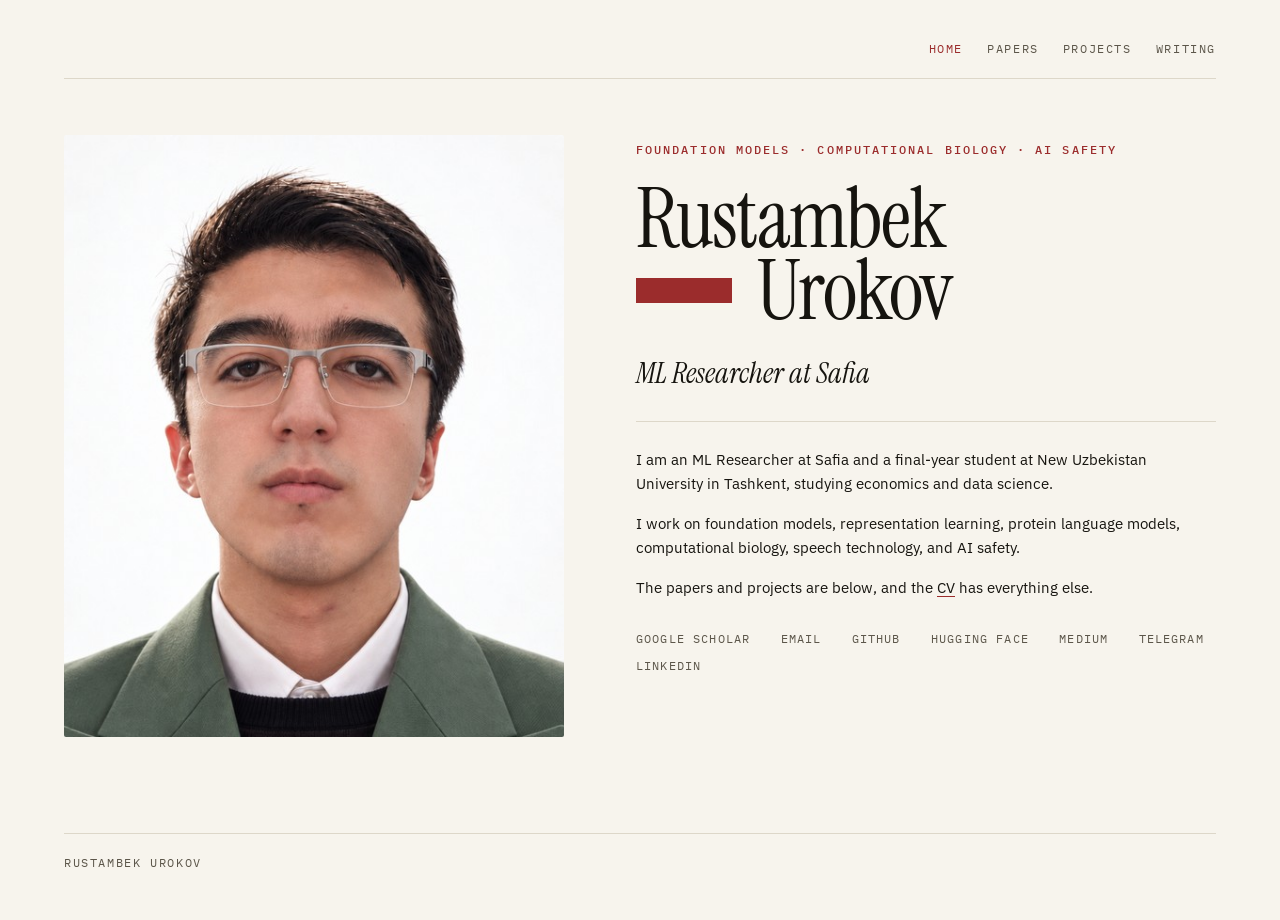
<file: index.html>
<!doctype html>
<html lang="en">
<head>
<meta charset="utf-8">
<meta name="viewport" content="width=device-width, initial-scale=1">

<meta http-equiv="Content-Security-Policy" content="default-src 'self'; script-src 'self'; style-src 'self'; img-src 'self'; font-src 'self'; form-action 'self'; base-uri 'none'; object-src 'none'">
<meta name="referrer" content="strict-origin-when-cross-origin">
<title>Rustambek Urokov</title>
<meta name="description" content="ML Researcher at Safia and undergraduate researcher working on foundation models, protein language models, computational biology, speech technology, and AI safety.">
<link rel="canonical" href="https://rustambek.org/">
<link rel="alternate" type="application/rss+xml" title="Rustambek Urokov" href="/rss.xml">

<meta property="og:type" content="website">
<meta property="og:site_name" content="Rustambek Urokov">
<meta property="og:title" content="Rustambek Urokov">
<meta property="og:description" content="ML Researcher at Safia and undergraduate researcher working on foundation models, protein language models, computational biology, speech technology, and AI safety.">
<meta property="og:url" content="https://rustambek.org/">
<meta property="og:locale" content="en_US">

<meta property="og:image" content="https://rustambek.org/uploads/1d72f342-a28c-4447-9841-f3e187ed0b8f.jpg">

<meta property="og:image:alt" content="Rustambek Urokov">
<meta name="twitter:card" content="summary_large_image">

<link rel="preload" href="/static/fonts/instrumentserif-400-latin.woff2" as="font" type="font/woff2" crossorigin>
<link rel="preload" href="/static/fonts/ibmplexsans-400-latin.woff2" as="font" type="font/woff2" crossorigin>
<link rel="stylesheet" href="/static/fonts.css">
<link rel="stylesheet" href="/static/prose.css">
<link rel="stylesheet" href="/static/site.css">
<script src="/static/app.js"></script>
</head>
<body>
<a class="skip-link" href="#main">Skip to content</a>

<details class="nav-menu" id="nav-menu">
  <summary><span class="vh">Menu</span></summary>
  <div class="nav-panel">
    <p class="nav-panel-name">Rustambek Urokov</p>
    <nav aria-label="Primary">
      <a href="/" aria-current="page">Home</a>
      <a href="/papers">Papers</a>
      <a href="/projects">Projects</a>
      <a href="/blog">Writing</a>
    </nav>
  </div>
</details>

<header class="site-header">
  <div class="page page-home">
    <div class="masthead">
      
      <nav class="site-nav" aria-label="Primary">
        <a href="/" aria-current="page">Home</a>
        <a href="/papers">Papers</a>
        <a href="/projects">Projects</a>
        <a href="/blog">Writing</a>
      </nav>
    </div>
  </div>
</header>

<main id="main" tabindex="-1">
  <div class="page page-home">

<section class="home-split">
  
  <img class="portrait" src="/uploads/a8c092fd-eb2f-4014-a95a-51be1bc192da.jpg" alt="Rustambek Urokov" width="900" height="1125">
  
  <div class="home-text">
    <p class="kicker">Foundation models · computational biology · AI safety</p>
    <h1 class="name">
      <span>Rustambek</span>
      <span class="name-2"><i class="mark" aria-hidden="true"></i>Urokov</span>
    </h1>
    <p class="statement">ML Researcher at Safia</p>
    <hr class="hero-rule">
    <div class="prose bio"><p>I am an ML Researcher at Safia and a final-year student at New Uzbekistan University in Tashkent, studying economics and data science.</p>
<p>I work on foundation models, representation learning, protein language models, computational biology, speech technology, and AI safety.</p>
<p>The papers and projects are below, and the <a href="https://rustambek.org/static/cv.pdf" rel="noopener noreferrer">CV</a> has everything else.</p>
</div>
    
    <ul class="elsewhere">
      
      
      <li><a href="https://scholar.google.com/citations?user=T9JrsUMAAAAJ&#38;hl=en">Google Scholar</a></li>
      
      <li><a href="mailto:r.urokov@newuu.uz">Email</a></li>
      
      <li><a href="https://github.com/rustambekurokov">GitHub</a></li>
      
      <li><a href="https://huggingface.co/rustambekurokov">Hugging Face</a></li>
      
      <li><a href="https://medium.com/@urokovrustambek">Medium</a></li>
      
      <li><a href="https://t.me/rustam_urokov">Telegram</a></li>
      
      <li><a href="https://www.linkedin.com/in/rustambek-u-0b0023275/">LinkedIn</a></li>
      
    </ul>
    
  </div>
</section>

  </div>
</main>

<footer class="site-footer">
  <div class="page page-home">
    <p>Rustambek Urokov</p>
  </div>
</footer>
</body>
</html>
</file>
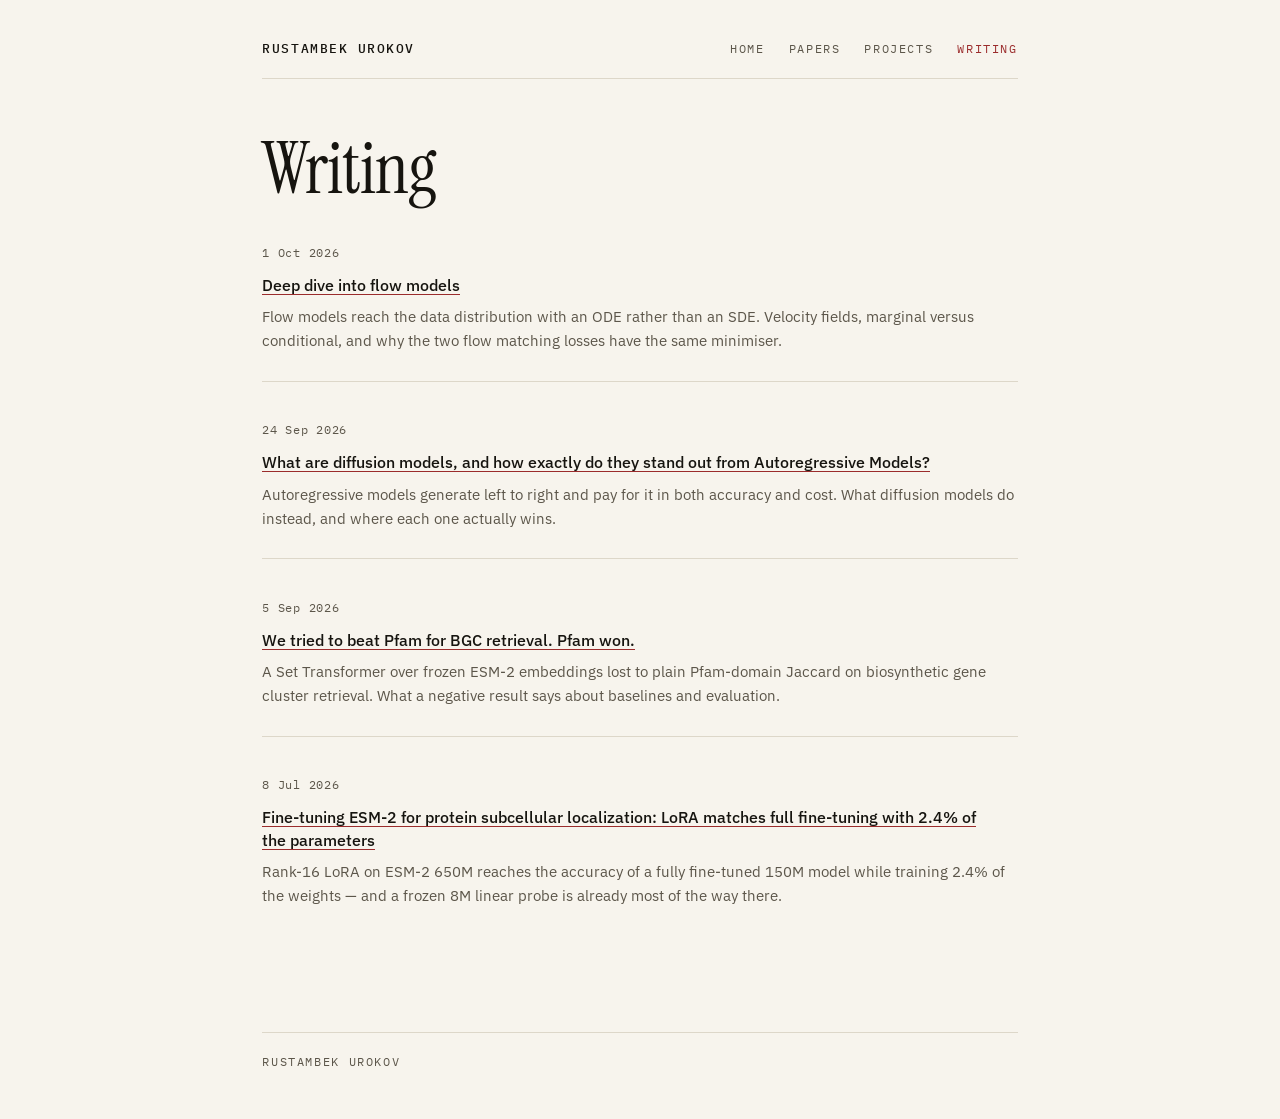
<file: blog/index.html>
<!doctype html>
<html lang="en">
<head>
<meta charset="utf-8">
<meta name="viewport" content="width=device-width, initial-scale=1">

<meta http-equiv="Content-Security-Policy" content="default-src 'self'; script-src 'self'; style-src 'self'; img-src 'self'; font-src 'self'; form-action 'self'; base-uri 'none'; object-src 'none'">
<meta name="referrer" content="strict-origin-when-cross-origin">
<title>Writing — Rustambek Urokov</title>
<meta name="description" content="ML Researcher at Safia and undergraduate researcher working on foundation models, protein language models, computational biology, speech technology, and AI safety.">
<link rel="canonical" href="https://rustambek.org/blog">
<link rel="alternate" type="application/rss+xml" title="Rustambek Urokov" href="/rss.xml">

<meta property="og:type" content="website">
<meta property="og:site_name" content="Rustambek Urokov">
<meta property="og:title" content="Writing — Rustambek Urokov">
<meta property="og:description" content="ML Researcher at Safia and undergraduate researcher working on foundation models, protein language models, computational biology, speech technology, and AI safety.">
<meta property="og:url" content="https://rustambek.org/blog">
<meta property="og:locale" content="en_US">

<meta property="og:image" content="https://rustambek.org/uploads/1d72f342-a28c-4447-9841-f3e187ed0b8f.jpg">

<meta property="og:image:alt" content="Rustambek Urokov">
<meta name="twitter:card" content="summary_large_image">

<link rel="preload" href="/static/fonts/instrumentserif-400-latin.woff2" as="font" type="font/woff2" crossorigin>
<link rel="preload" href="/static/fonts/ibmplexsans-400-latin.woff2" as="font" type="font/woff2" crossorigin>
<link rel="stylesheet" href="/static/fonts.css">
<link rel="stylesheet" href="/static/prose.css">
<link rel="stylesheet" href="/static/site.css">
<script src="/static/app.js"></script>
</head>
<body>
<a class="skip-link" href="#main">Skip to content</a>

<details class="nav-menu" id="nav-menu">
  <summary><span class="vh">Menu</span></summary>
  <div class="nav-panel">
    <p class="nav-panel-name">Rustambek Urokov</p>
    <nav aria-label="Primary">
      <a href="/">Home</a>
      <a href="/papers">Papers</a>
      <a href="/projects">Projects</a>
      <a href="/blog" aria-current="page">Writing</a>
    </nav>
  </div>
</details>

<header class="site-header">
  <div class="page">
    <div class="masthead">
      <a class="wordmark" href="/">Rustambek Urokov</a>
      <nav class="site-nav" aria-label="Primary">
        <a href="/">Home</a>
        <a href="/papers">Papers</a>
        <a href="/projects">Projects</a>
        <a href="/blog" aria-current="page">Writing</a>
      </nav>
    </div>
  </div>
</header>

<main id="main" tabindex="-1">
  <div class="page">

<h1 class="page-title">Writing</h1>

<ul class="post-list">
  
  <li class="reveal">
    <p class="date">1 Oct 2026</p>
    <h2 class="entry-title"><a href="/blog/deep-dive-into-flow-models">Deep dive into flow models</a></h2>
    <p class="excerpt">Flow models reach the data distribution with an ODE rather than an SDE. Velocity fields, marginal versus conditional, and why the two flow matching losses have the same minimiser.</p>
    
  </li>
  
  <li class="reveal">
    <p class="date">24 Sep 2026</p>
    <h2 class="entry-title"><a href="/blog/what-are-diffusion-models-and-how-exactly-do-they-stand-out-from-autoregressive">What are diffusion models, and how exactly do they stand out from Autoregressive Models?</a></h2>
    <p class="excerpt">Autoregressive models generate left to right and pay for it in both accuracy and cost. What diffusion models do instead, and where each one actually wins.</p>
    
  </li>
  
  <li class="reveal">
    <p class="date">5 Sep 2026</p>
    <h2 class="entry-title"><a href="/blog/pfam-won">We tried to beat Pfam for BGC retrieval. Pfam won.</a></h2>
    <p class="excerpt">A Set Transformer over frozen ESM-2 embeddings lost to plain Pfam-domain Jaccard on biosynthetic gene cluster retrieval. What a negative result says about baselines and evaluation.</p>
    
  </li>
  
  <li class="reveal">
    <p class="date">8 Jul 2026</p>
    <h2 class="entry-title"><a href="/blog/lora-matches-full-fine-tuning">Fine-tuning ESM-2 for protein subcellular localization: LoRA matches full fine-tuning with 2.4% of the parameters</a></h2>
    <p class="excerpt">Rank-16 LoRA on ESM-2 650M reaches the accuracy of a fully fine-tuned 150M model while training 2.4% of the weights — and a frozen 8M linear probe is already most of the way there.</p>
    
  </li>
  
</ul>

  </div>
</main>

<footer class="site-footer">
  <div class="page">
    <p>Rustambek Urokov</p>
  </div>
</footer>
</body>
</html>
</file>
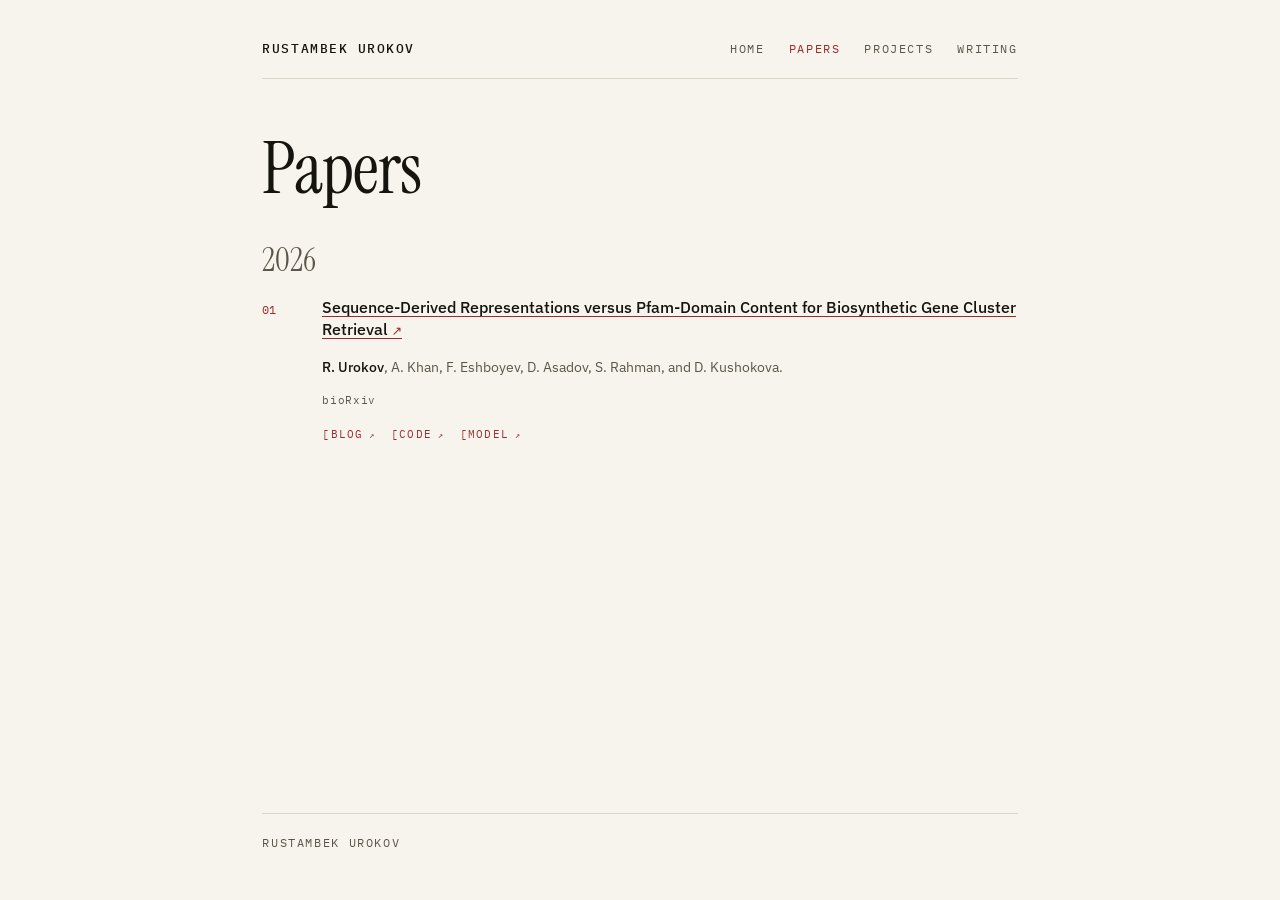
<file: papers/index.html>
<!doctype html>
<html lang="en">
<head>
<meta charset="utf-8">
<meta name="viewport" content="width=device-width, initial-scale=1">

<meta http-equiv="Content-Security-Policy" content="default-src 'self'; script-src 'self'; style-src 'self'; img-src 'self'; font-src 'self'; form-action 'self'; base-uri 'none'; object-src 'none'">
<meta name="referrer" content="strict-origin-when-cross-origin">
<title>Papers — Rustambek Urokov</title>
<meta name="description" content="ML Researcher at Safia and undergraduate researcher working on foundation models, protein language models, computational biology, speech technology, and AI safety.">
<link rel="canonical" href="https://rustambek.org/papers">
<link rel="alternate" type="application/rss+xml" title="Rustambek Urokov" href="/rss.xml">

<meta property="og:type" content="website">
<meta property="og:site_name" content="Rustambek Urokov">
<meta property="og:title" content="Papers — Rustambek Urokov">
<meta property="og:description" content="ML Researcher at Safia and undergraduate researcher working on foundation models, protein language models, computational biology, speech technology, and AI safety.">
<meta property="og:url" content="https://rustambek.org/papers">
<meta property="og:locale" content="en_US">

<meta property="og:image" content="https://rustambek.org/uploads/1d72f342-a28c-4447-9841-f3e187ed0b8f.jpg">

<meta property="og:image:alt" content="Rustambek Urokov">
<meta name="twitter:card" content="summary_large_image">

<link rel="preload" href="/static/fonts/instrumentserif-400-latin.woff2" as="font" type="font/woff2" crossorigin>
<link rel="preload" href="/static/fonts/ibmplexsans-400-latin.woff2" as="font" type="font/woff2" crossorigin>
<link rel="stylesheet" href="/static/fonts.css">
<link rel="stylesheet" href="/static/prose.css">
<link rel="stylesheet" href="/static/site.css">
<script src="/static/app.js"></script>
</head>
<body>
<a class="skip-link" href="#main">Skip to content</a>

<details class="nav-menu" id="nav-menu">
  <summary><span class="vh">Menu</span></summary>
  <div class="nav-panel">
    <p class="nav-panel-name">Rustambek Urokov</p>
    <nav aria-label="Primary">
      <a href="/">Home</a>
      <a href="/papers" aria-current="page">Papers</a>
      <a href="/projects">Projects</a>
      <a href="/blog">Writing</a>
    </nav>
  </div>
</details>

<header class="site-header">
  <div class="page">
    <div class="masthead">
      <a class="wordmark" href="/">Rustambek Urokov</a>
      <nav class="site-nav" aria-label="Primary">
        <a href="/">Home</a>
        <a href="/papers" aria-current="page">Papers</a>
        <a href="/projects">Projects</a>
        <a href="/blog">Writing</a>
      </nav>
    </div>
  </div>
</header>

<main id="main" tabindex="-1">
  <div class="page">

<h1 class="page-title">Papers</h1>


<section class="year-band reveal" aria-labelledby="year-2026">
  <h2 class="year" id="year-2026">2026</h2>
  <ol class="entries">
    
    <li class="entry">
      <span class="num">01</span>
      <div>
        <h3 class="entry-title"><a class="ext" href="https://doi.org/10.64898/2026.08.21.746127">Sequence-Derived Representations versus Pfam-Domain Content for Biosynthetic Gene Cluster Retrieval<span class="vh"> (external link)</span></a></h3>
        <div class="authors"><p><strong>R. Urokov</strong>, A. Khan, F. Eshboyev, D. Asadov, S. Rahman, and D. Kushokova.</p>
</div>
        <p class="meta">bioRxiv</p>
        
        <p class="refs"><a class="chip ext" href="https://medium.com/@urokovrustambek/we-tried-to-beat-pfam-for-bgc-retrieval-but-pfam-won-80382690799b">blog<span class="vh"> (external link)</span></a><a class="chip ext" href="https://github.com/rustambekurokov/bgc_setnet">code<span class="vh"> (external link)</span></a><a class="chip ext" href="https://huggingface.co/rustambekurokov/bgc-setnet">model<span class="vh"> (external link)</span></a></p>
        
      </div>
    </li>
    
  </ol>
</section>


  </div>
</main>

<footer class="site-footer">
  <div class="page">
    <p>Rustambek Urokov</p>
  </div>
</footer>
</body>
</html>
</file>
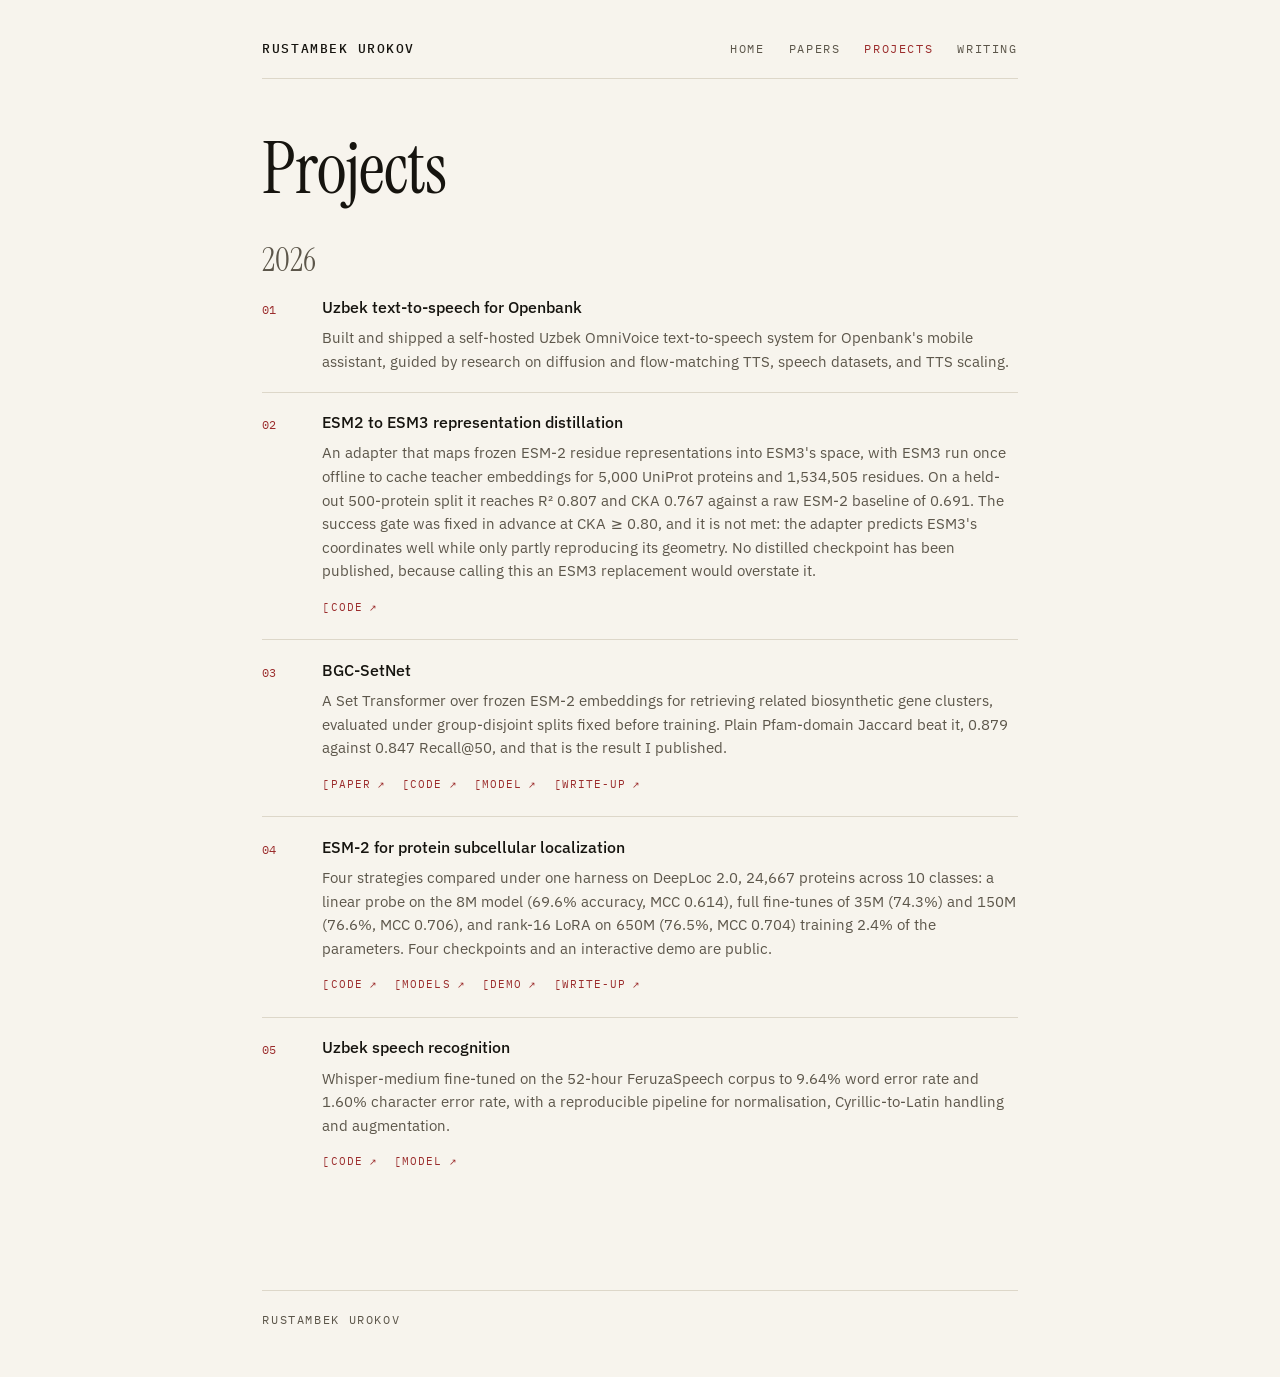
<file: projects/index.html>
<!doctype html>
<html lang="en">
<head>
<meta charset="utf-8">
<meta name="viewport" content="width=device-width, initial-scale=1">

<meta http-equiv="Content-Security-Policy" content="default-src 'self'; script-src 'self'; style-src 'self'; img-src 'self'; font-src 'self'; form-action 'self'; base-uri 'none'; object-src 'none'">
<meta name="referrer" content="strict-origin-when-cross-origin">
<title>Projects — Rustambek Urokov</title>
<meta name="description" content="ML Researcher at Safia and undergraduate researcher working on foundation models, protein language models, computational biology, speech technology, and AI safety.">
<link rel="canonical" href="https://rustambek.org/projects">
<link rel="alternate" type="application/rss+xml" title="Rustambek Urokov" href="/rss.xml">

<meta property="og:type" content="website">
<meta property="og:site_name" content="Rustambek Urokov">
<meta property="og:title" content="Projects — Rustambek Urokov">
<meta property="og:description" content="ML Researcher at Safia and undergraduate researcher working on foundation models, protein language models, computational biology, speech technology, and AI safety.">
<meta property="og:url" content="https://rustambek.org/projects">
<meta property="og:locale" content="en_US">

<meta property="og:image" content="https://rustambek.org/uploads/1d72f342-a28c-4447-9841-f3e187ed0b8f.jpg">

<meta property="og:image:alt" content="Rustambek Urokov">
<meta name="twitter:card" content="summary_large_image">

<link rel="preload" href="/static/fonts/instrumentserif-400-latin.woff2" as="font" type="font/woff2" crossorigin>
<link rel="preload" href="/static/fonts/ibmplexsans-400-latin.woff2" as="font" type="font/woff2" crossorigin>
<link rel="stylesheet" href="/static/fonts.css">
<link rel="stylesheet" href="/static/prose.css">
<link rel="stylesheet" href="/static/site.css">
<script src="/static/app.js"></script>
</head>
<body>
<a class="skip-link" href="#main">Skip to content</a>

<details class="nav-menu" id="nav-menu">
  <summary><span class="vh">Menu</span></summary>
  <div class="nav-panel">
    <p class="nav-panel-name">Rustambek Urokov</p>
    <nav aria-label="Primary">
      <a href="/">Home</a>
      <a href="/papers">Papers</a>
      <a href="/projects" aria-current="page">Projects</a>
      <a href="/blog">Writing</a>
    </nav>
  </div>
</details>

<header class="site-header">
  <div class="page">
    <div class="masthead">
      <a class="wordmark" href="/">Rustambek Urokov</a>
      <nav class="site-nav" aria-label="Primary">
        <a href="/">Home</a>
        <a href="/papers">Papers</a>
        <a href="/projects" aria-current="page">Projects</a>
        <a href="/blog">Writing</a>
      </nav>
    </div>
  </div>
</header>

<main id="main" tabindex="-1">
  <div class="page">

<h1 class="page-title">Projects</h1>


<section class="year-band reveal" aria-labelledby="pyear-2026">
  <h2 class="year" id="pyear-2026">2026</h2>
  <ol class="entries">
    
    <li class="entry">
      <span class="num">01</span>
      <div>
        <h3 class="entry-title">Uzbek text-to-speech for Openbank</h3>
        <p class="summary">Built and shipped a self-hosted Uzbek OmniVoice text-to-speech system for Openbank&#39;s mobile assistant, guided by research on diffusion and flow-matching TTS, speech datasets, and TTS scaling.</p>
        
      </div>
    </li>
    
    <li class="entry">
      <span class="num">02</span>
      <div>
        <h3 class="entry-title">ESM2 to ESM3 representation distillation</h3>
        <p class="summary">An adapter that maps frozen ESM-2 residue representations into ESM3&#39;s space, with ESM3 run once offline to cache teacher embeddings for 5,000 UniProt proteins and 1,534,505 residues. On a held-out 500-protein split it reaches R² 0.807 and CKA 0.767 against a raw ESM-2 baseline of 0.691. The success gate was fixed in advance at CKA ≥ 0.80, and it is not met: the adapter predicts ESM3&#39;s coordinates well while only partly reproducing its geometry. No distilled checkpoint has been published, because calling this an ESM3 replacement would overstate it.</p>
        
        <p class="refs"><a class="chip ext" href="https://github.com/rustambekurokov/esm3-distill">code<span class="vh"> (external link)</span></a></p>
        
      </div>
    </li>
    
    <li class="entry">
      <span class="num">03</span>
      <div>
        <h3 class="entry-title">BGC-SetNet</h3>
        <p class="summary">A Set Transformer over frozen ESM-2 embeddings for retrieving related biosynthetic gene clusters, evaluated under group-disjoint splits fixed before training. Plain Pfam-domain Jaccard beat it, 0.879 against 0.847 Recall@50, and that is the result I published.</p>
        
        <p class="refs"><a class="chip ext" href="https://doi.org/10.64898/2026.08.21.746127">paper<span class="vh"> (external link)</span></a><a class="chip ext" href="https://github.com/rustambekurokov/bgc_setnet">code<span class="vh"> (external link)</span></a><a class="chip ext" href="https://huggingface.co/rustambekurokov/bgc-setnet">model<span class="vh"> (external link)</span></a><a class="chip ext" href="https://medium.com/@urokovrustambek/we-tried-to-beat-pfam-for-bgc-retrieval-but-pfam-won-80382690799b">write-up<span class="vh"> (external link)</span></a></p>
        
      </div>
    </li>
    
    <li class="entry">
      <span class="num">04</span>
      <div>
        <h3 class="entry-title">ESM-2 for protein subcellular localization</h3>
        <p class="summary">Four strategies compared under one harness on DeepLoc 2.0, 24,667 proteins across 10 classes: a linear probe on the 8M model (69.6% accuracy, MCC 0.614), full fine-tunes of 35M (74.3%) and 150M (76.6%, MCC 0.706), and rank-16 LoRA on 650M (76.5%, MCC 0.704) training 2.4% of the parameters. Four checkpoints and an interactive demo are public.</p>
        
        <p class="refs"><a class="chip ext" href="https://github.com/rustambekurokov/esm2-reimplementation">code<span class="vh"> (external link)</span></a><a class="chip ext" href="https://huggingface.co/rustambekurokov">models<span class="vh"> (external link)</span></a><a class="chip ext" href="https://huggingface.co/spaces/rustambekurokov/esm2-protein-localization">demo<span class="vh"> (external link)</span></a><a class="chip ext" href="https://medium.com/@urokovrustambek/fine-tuning-esm-2-for-protein-subcellular-localization-lora-matches-full-fine-tuning-with-2-4-ef3f5a4b6a18">write-up<span class="vh"> (external link)</span></a></p>
        
      </div>
    </li>
    
    <li class="entry">
      <span class="num">05</span>
      <div>
        <h3 class="entry-title">Uzbek speech recognition</h3>
        <p class="summary">Whisper-medium fine-tuned on the 52-hour FeruzaSpeech corpus to 9.64% word error rate and 1.60% character error rate, with a reproducible pipeline for normalisation, Cyrillic-to-Latin handling and augmentation.</p>
        
        <p class="refs"><a class="chip ext" href="https://github.com/rustambekurokov/whisper-uzbek-fine-tuned">code<span class="vh"> (external link)</span></a><a class="chip ext" href="https://huggingface.co/rustambekurokov/whisper-small-uzbek">model<span class="vh"> (external link)</span></a></p>
        
      </div>
    </li>
    
  </ol>
</section>


  </div>
</main>

<footer class="site-footer">
  <div class="page">
    <p>Rustambek Urokov</p>
  </div>
</footer>
</body>
</html>
</file>
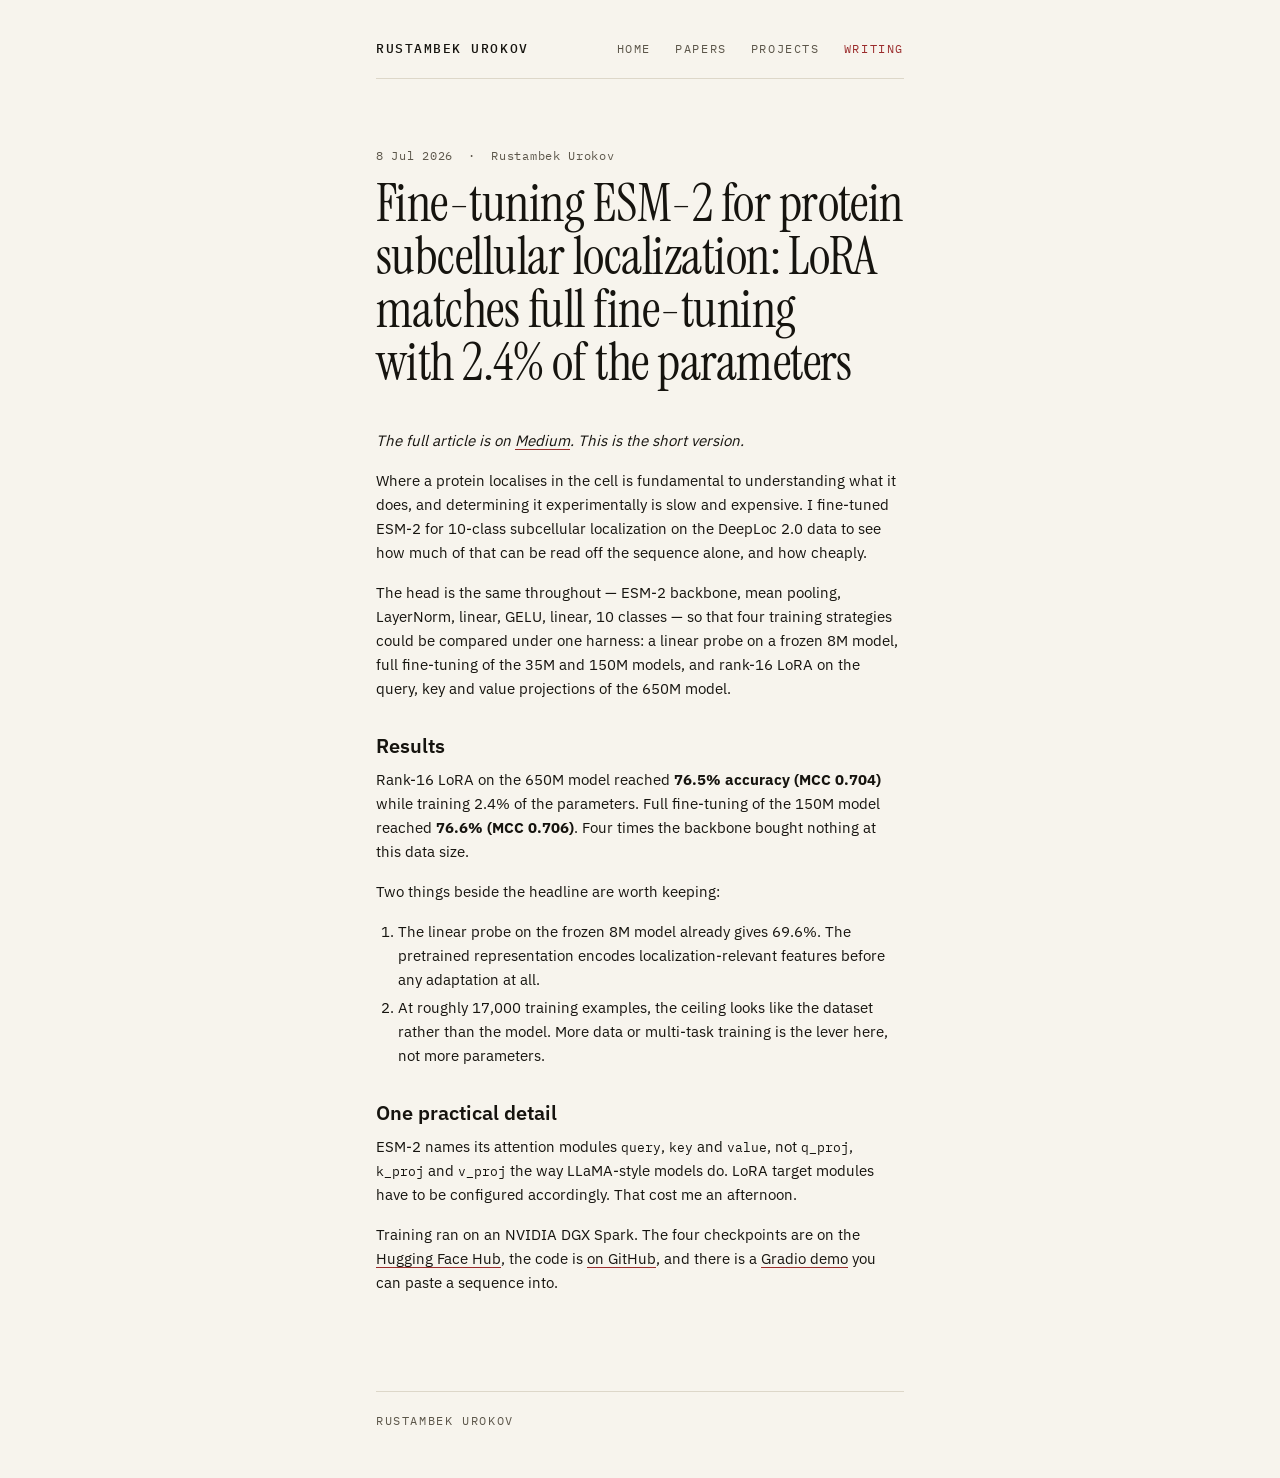
<file: blog/lora-matches-full-fine-tuning/index.html>
<!doctype html>
<html lang="en">
<head>
<meta charset="utf-8">
<meta name="viewport" content="width=device-width, initial-scale=1">

<meta http-equiv="Content-Security-Policy" content="default-src 'self'; script-src 'self'; style-src 'self'; img-src 'self'; font-src 'self'; form-action 'self'; base-uri 'none'; object-src 'none'">
<meta name="referrer" content="strict-origin-when-cross-origin">
<title>Fine-tuning ESM-2 for protein subcellular localization: LoRA matches full fine-tuning with 2.4% of the parameters — Rustambek Urokov</title>
<meta name="description" content="Rank-16 LoRA on ESM-2 650M reaches the accuracy of a fully fine-tuned 150M model while training 2.4% of the weights — and a frozen 8M linear probe is already most of the way there.">
<link rel="canonical" href="https://rustambek.org/blog/lora-matches-full-fine-tuning">
<link rel="alternate" type="application/rss+xml" title="Rustambek Urokov" href="/rss.xml">

<meta property="og:type" content="article">
<meta property="og:site_name" content="Rustambek Urokov">
<meta property="og:title" content="Fine-tuning ESM-2 for protein subcellular localization: LoRA matches full fine-tuning with 2.4% of the parameters — Rustambek Urokov">
<meta property="og:description" content="Rank-16 LoRA on ESM-2 650M reaches the accuracy of a fully fine-tuned 150M model while training 2.4% of the weights — and a frozen 8M linear probe is already most of the way there.">
<meta property="og:url" content="https://rustambek.org/blog/lora-matches-full-fine-tuning">
<meta property="og:locale" content="en_US">

<meta property="og:image" content="https://rustambek.org/uploads/1d72f342-a28c-4447-9841-f3e187ed0b8f.jpg">

<meta property="og:image:alt" content="Rustambek Urokov">
<meta name="twitter:card" content="summary_large_image">

<link rel="preload" href="/static/fonts/instrumentserif-400-latin.woff2" as="font" type="font/woff2" crossorigin>
<link rel="preload" href="/static/fonts/ibmplexsans-400-latin.woff2" as="font" type="font/woff2" crossorigin>
<link rel="stylesheet" href="/static/fonts.css">
<link rel="stylesheet" href="/static/prose.css">
<link rel="stylesheet" href="/static/site.css">
<script src="/static/app.js"></script>
</head>
<body>
<a class="skip-link" href="#main">Skip to content</a>

<details class="nav-menu" id="nav-menu">
  <summary><span class="vh">Menu</span></summary>
  <div class="nav-panel">
    <p class="nav-panel-name">Rustambek Urokov</p>
    <nav aria-label="Primary">
      <a href="/">Home</a>
      <a href="/papers">Papers</a>
      <a href="/projects">Projects</a>
      <a href="/blog" aria-current="page">Writing</a>
    </nav>
  </div>
</details>

<header class="site-header">
  <div class="page page-reading">
    <div class="masthead">
      <a class="wordmark" href="/">Rustambek Urokov</a>
      <nav class="site-nav" aria-label="Primary">
        <a href="/">Home</a>
        <a href="/papers">Papers</a>
        <a href="/projects">Projects</a>
        <a href="/blog" aria-current="page">Writing</a>
      </nav>
    </div>
  </div>
</header>

<main id="main" tabindex="-1">
  <div class="page page-reading">

<article class="row">
  <div class="txt">
    <div class="article-head">
      <p class="date">8 Jul 2026 &nbsp;·&nbsp; Rustambek Urokov</p>
      <h1 class="post-title">Fine-tuning ESM-2 for protein subcellular localization: LoRA matches full fine-tuning with 2.4% of the parameters</h1>
    </div>
    <div class="prose"><p><em>The full article is on <a href="https://medium.com/@urokovrustambek/fine-tuning-esm-2-for-protein-subcellular-localization-lora-matches-full-fine-tuning-with-2-4-ef3f5a4b6a18" rel="noopener noreferrer">Medium</a>. This is the short version.</em></p>
<p>Where a protein localises in the cell is fundamental to understanding what it does, and
determining it experimentally is slow and expensive. I fine-tuned ESM-2 for 10-class subcellular
localization on the DeepLoc 2.0 data to see how much of that can be read off the sequence alone,
and how cheaply.</p>
<p>The head is the same throughout — ESM-2 backbone, mean pooling, LayerNorm, linear, GELU, linear,
10 classes — so that four training strategies could be compared under one harness: a linear probe
on a frozen 8M model, full fine-tuning of the 35M and 150M models, and rank-16 LoRA on the query,
key and value projections of the 650M model.</p>
<h2>Results</h2>
<p>Rank-16 LoRA on the 650M model reached <strong>76.5% accuracy (MCC 0.704)</strong> while training 2.4% of the
parameters. Full fine-tuning of the 150M model reached <strong>76.6% (MCC 0.706)</strong>. Four times the
backbone bought nothing at this data size.</p>
<p>Two things beside the headline are worth keeping:</p>
<ol>
<li>The linear probe on the frozen 8M model already gives 69.6%. The pretrained representation
encodes localization-relevant features before any adaptation at all.</li>
<li>At roughly 17,000 training examples, the ceiling looks like the dataset rather than the model.
More data or multi-task training is the lever here, not more parameters.</li>
</ol>
<h2>One practical detail</h2>
<p>ESM-2 names its attention modules <code>query</code>, <code>key</code> and <code>value</code>, not <code>q_proj</code>, <code>k_proj</code> and
<code>v_proj</code> the way LLaMA-style models do. LoRA target modules have to be configured accordingly.
That cost me an afternoon.</p>
<p>Training ran on an NVIDIA DGX Spark. The four checkpoints are on the
<a href="https://huggingface.co/rustambekurokov" rel="noopener noreferrer">Hugging Face Hub</a>, the code is
<a href="https://github.com/rustambekurokov/esm2-reimplementation" rel="noopener noreferrer">on GitHub</a>, and there is a
<a href="https://huggingface.co/spaces/rustambekurokov/esm2-protein-localization" rel="noopener noreferrer">Gradio demo</a> you can
paste a sequence into.</p>
</div>
  </div>
</article>

  </div>
</main>

<footer class="site-footer">
  <div class="page page-reading">
    <p>Rustambek Urokov</p>
  </div>
</footer>
</body>
</html>
</file>
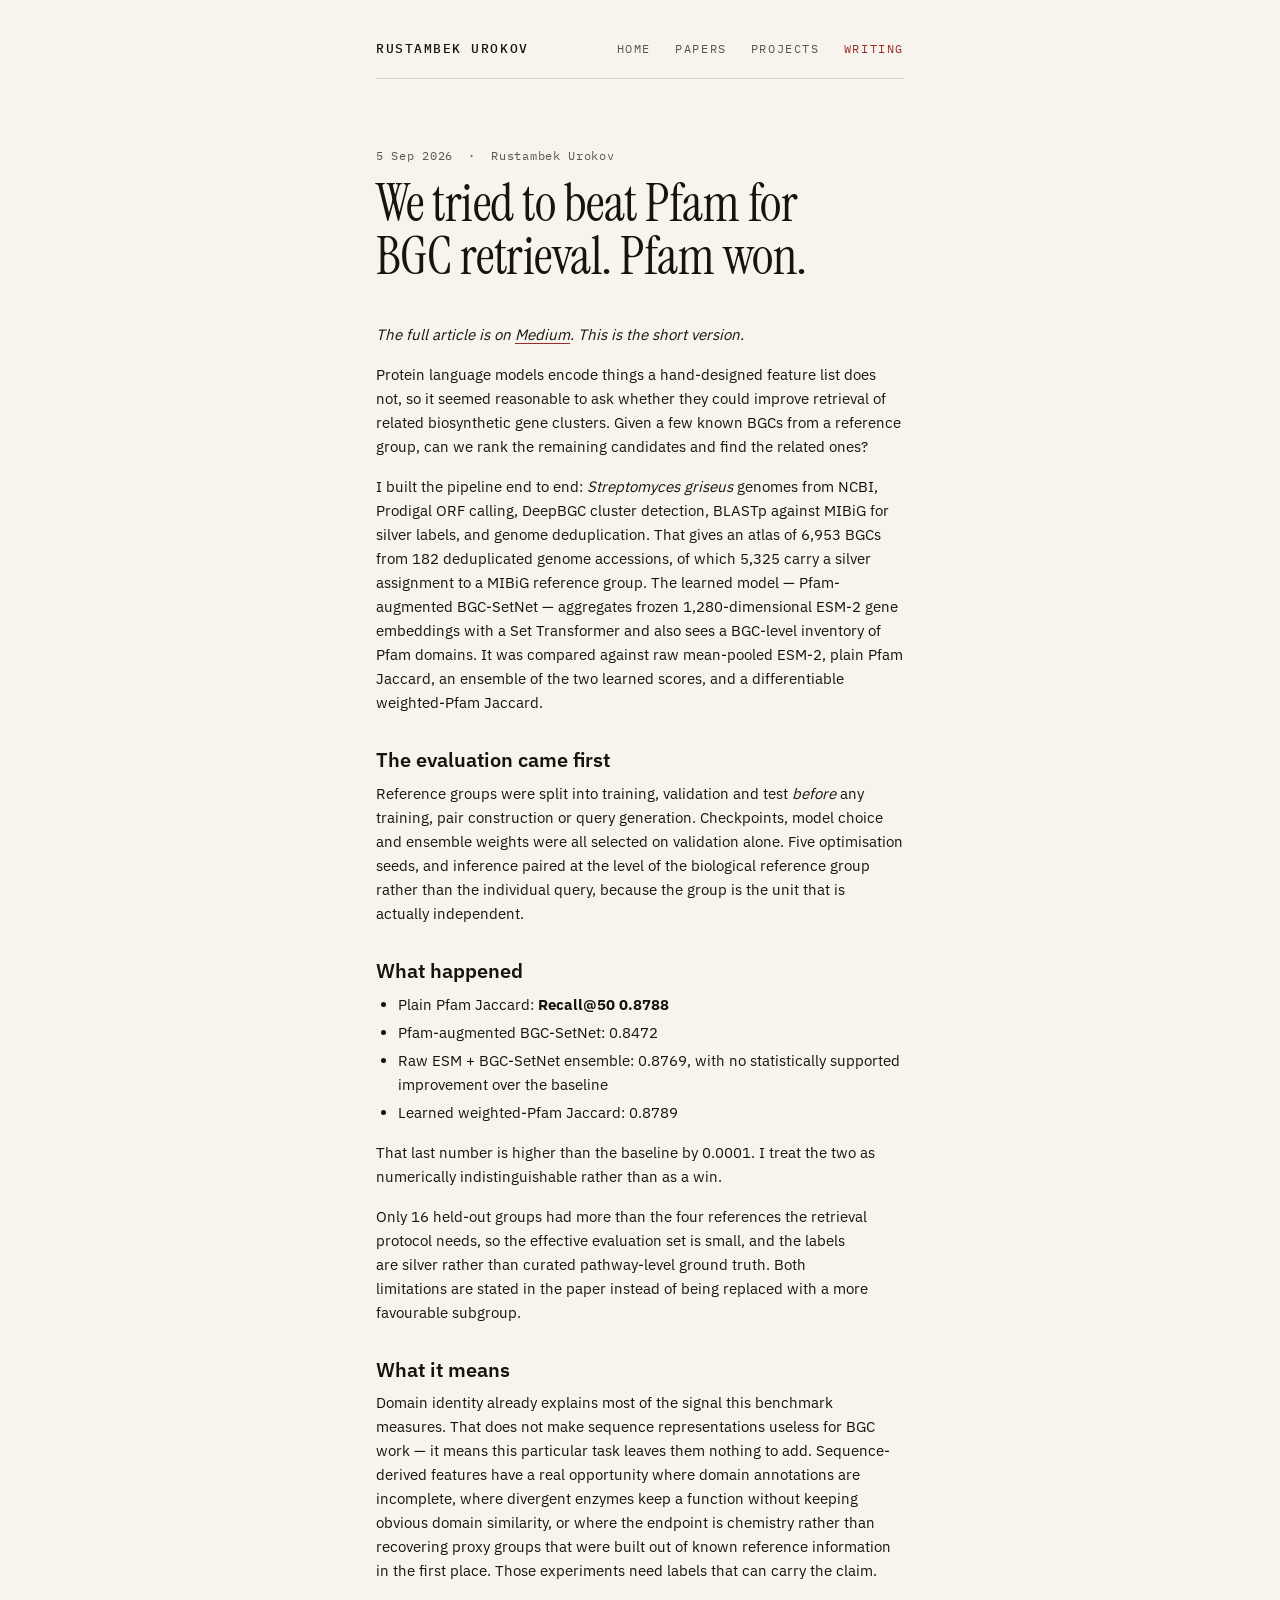
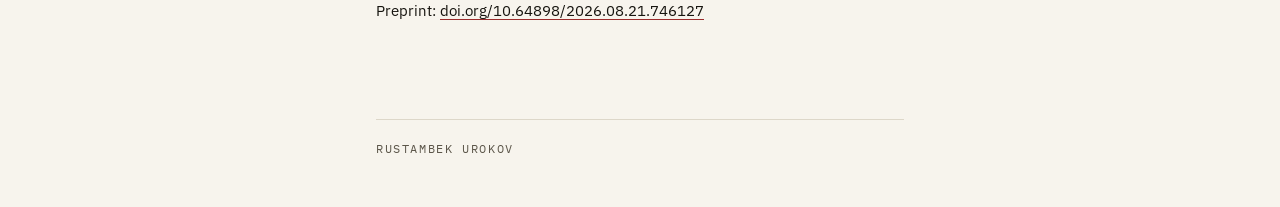
<file: blog/pfam-won/index.html>
<!doctype html>
<html lang="en">
<head>
<meta charset="utf-8">
<meta name="viewport" content="width=device-width, initial-scale=1">

<meta http-equiv="Content-Security-Policy" content="default-src 'self'; script-src 'self'; style-src 'self'; img-src 'self'; font-src 'self'; form-action 'self'; base-uri 'none'; object-src 'none'">
<meta name="referrer" content="strict-origin-when-cross-origin">
<title>We tried to beat Pfam for BGC retrieval. Pfam won. — Rustambek Urokov</title>
<meta name="description" content="A Set Transformer over frozen ESM-2 embeddings lost to plain Pfam-domain Jaccard on biosynthetic gene cluster retrieval. What a negative result says about baselines and evaluation.">
<link rel="canonical" href="https://rustambek.org/blog/pfam-won">
<link rel="alternate" type="application/rss+xml" title="Rustambek Urokov" href="/rss.xml">

<meta property="og:type" content="article">
<meta property="og:site_name" content="Rustambek Urokov">
<meta property="og:title" content="We tried to beat Pfam for BGC retrieval. Pfam won. — Rustambek Urokov">
<meta property="og:description" content="A Set Transformer over frozen ESM-2 embeddings lost to plain Pfam-domain Jaccard on biosynthetic gene cluster retrieval. What a negative result says about baselines and evaluation.">
<meta property="og:url" content="https://rustambek.org/blog/pfam-won">
<meta property="og:locale" content="en_US">

<meta property="og:image" content="https://rustambek.org/uploads/1d72f342-a28c-4447-9841-f3e187ed0b8f.jpg">

<meta property="og:image:alt" content="Rustambek Urokov">
<meta name="twitter:card" content="summary_large_image">

<link rel="preload" href="/static/fonts/instrumentserif-400-latin.woff2" as="font" type="font/woff2" crossorigin>
<link rel="preload" href="/static/fonts/ibmplexsans-400-latin.woff2" as="font" type="font/woff2" crossorigin>
<link rel="stylesheet" href="/static/fonts.css">
<link rel="stylesheet" href="/static/prose.css">
<link rel="stylesheet" href="/static/site.css">
<script src="/static/app.js"></script>
</head>
<body>
<a class="skip-link" href="#main">Skip to content</a>

<details class="nav-menu" id="nav-menu">
  <summary><span class="vh">Menu</span></summary>
  <div class="nav-panel">
    <p class="nav-panel-name">Rustambek Urokov</p>
    <nav aria-label="Primary">
      <a href="/">Home</a>
      <a href="/papers">Papers</a>
      <a href="/projects">Projects</a>
      <a href="/blog" aria-current="page">Writing</a>
    </nav>
  </div>
</details>

<header class="site-header">
  <div class="page page-reading">
    <div class="masthead">
      <a class="wordmark" href="/">Rustambek Urokov</a>
      <nav class="site-nav" aria-label="Primary">
        <a href="/">Home</a>
        <a href="/papers">Papers</a>
        <a href="/projects">Projects</a>
        <a href="/blog" aria-current="page">Writing</a>
      </nav>
    </div>
  </div>
</header>

<main id="main" tabindex="-1">
  <div class="page page-reading">

<article class="row">
  <div class="txt">
    <div class="article-head">
      <p class="date">5 Sep 2026 &nbsp;·&nbsp; Rustambek Urokov</p>
      <h1 class="post-title">We tried to beat Pfam for BGC retrieval. Pfam won.</h1>
    </div>
    <div class="prose"><p><em>The full article is on <a href="https://medium.com/@urokovrustambek/we-tried-to-beat-pfam-for-bgc-retrieval-but-pfam-won-80382690799b" rel="noopener noreferrer">Medium</a>. This is the short version.</em></p>
<p>Protein language models encode things a hand-designed feature list does not, so it seemed
reasonable to ask whether they could improve retrieval of related biosynthetic gene clusters.
Given a few known BGCs from a reference group, can we rank the remaining candidates and find
the related ones?</p>
<p>I built the pipeline end to end: <em>Streptomyces griseus</em> genomes from NCBI, Prodigal ORF calling,
DeepBGC cluster detection, BLASTp against MIBiG for silver labels, and genome deduplication.
That gives an atlas of 6,953 BGCs from 182 deduplicated genome accessions, of which 5,325 carry
a silver assignment to a MIBiG reference group. The learned model — Pfam-augmented BGC-SetNet —
aggregates frozen 1,280-dimensional ESM-2 gene embeddings with a Set Transformer and also sees a
BGC-level inventory of Pfam domains. It was compared against raw mean-pooled ESM-2, plain Pfam
Jaccard, an ensemble of the two learned scores, and a differentiable weighted-Pfam Jaccard.</p>
<h2>The evaluation came first</h2>
<p>Reference groups were split into training, validation and test <em>before</em> any training, pair
construction or query generation. Checkpoints, model choice and ensemble weights were all
selected on validation alone. Five optimisation seeds, and inference paired at the level of the
biological reference group rather than the individual query, because the group is the unit that
is actually independent.</p>
<h2>What happened</h2>
<ul>
<li>Plain Pfam Jaccard: <strong>Recall@50 0.8788</strong></li>
<li>Pfam-augmented BGC-SetNet: 0.8472</li>
<li>Raw ESM + BGC-SetNet ensemble: 0.8769, with no statistically supported improvement over the baseline</li>
<li>Learned weighted-Pfam Jaccard: 0.8789</li>
</ul>
<p>That last number is higher than the baseline by 0.0001. I treat the two as numerically
indistinguishable rather than as a win.</p>
<p>Only 16 held-out groups had more than the four references the retrieval protocol needs, so the
effective evaluation set is small, and the labels are silver rather than curated pathway-level
ground truth. Both limitations are stated in the paper instead of being replaced with a more
favourable subgroup.</p>
<h2>What it means</h2>
<p>Domain identity already explains most of the signal this benchmark measures. That does not make
sequence representations useless for BGC work — it means this particular task leaves them nothing
to add. Sequence-derived features have a real opportunity where domain annotations are incomplete,
where divergent enzymes keep a function without keeping obvious domain similarity, or where the
endpoint is chemistry rather than recovering proxy groups that were built out of known reference
information in the first place. Those experiments need labels that can carry the claim.</p>
<p>Preprint: <a href="https://doi.org/10.64898/2026.08.21.746127" rel="noopener noreferrer">doi.org/10.64898/2026.08.21.746127</a></p>
</div>
  </div>
</article>

  </div>
</main>

<footer class="site-footer">
  <div class="page page-reading">
    <p>Rustambek Urokov</p>
  </div>
</footer>
</body>
</html>
</file>
<file: static/fonts.css>
/* Self-hosted so the site still makes no third-party request. Instrument Serif and
   IBM Plex are both open-licensed (OFL). Libertinus Math stays: MathML has nothing
   else to fall back to. */
@font-face {
  font-family: "Instrument Serif";
  font-style: normal;
  font-weight: 400;
  font-display: swap;
  src: url(/static/fonts/instrumentserif-400-latin.woff2) format("woff2");
  unicode-range: U+0000-00FF, U+0131, U+0152-0153, U+02BB-02BC, U+02C6, U+02DA, U+02DC, U+0304, U+0308, U+0329, U+2000-206F, U+20AC, U+2122, U+2190-2199, U+2212, U+2215, U+FEFF, U+FFFD;
}
@font-face {
  font-family: "Instrument Serif";
  font-style: normal;
  font-weight: 400;
  font-display: swap;
  src: url(/static/fonts/instrumentserif-400-latin-ext.woff2) format("woff2");
  unicode-range: U+0100-02BA, U+02BD-02C5, U+02C7-02CC, U+02CE-02D7, U+02DD-02FF, U+0304, U+0308, U+0329, U+1D00-1DBF, U+1E00-1E9F, U+1EF2-1EFF, U+2020, U+20A0-20AB, U+20AD-20C0, U+2113, U+2C60-2C7F, U+A720-A7FF;
}
@font-face {
  font-family: "Instrument Serif";
  font-style: italic;
  font-weight: 400;
  font-display: swap;
  src: url(/static/fonts/instrumentserif-400i-latin.woff2) format("woff2");
  unicode-range: U+0000-00FF, U+0131, U+0152-0153, U+02BB-02BC, U+02C6, U+02DA, U+02DC, U+0304, U+0308, U+0329, U+2000-206F, U+20AC, U+2122, U+2190-2199, U+2212, U+2215, U+FEFF, U+FFFD;
}
@font-face {
  font-family: "Instrument Serif";
  font-style: italic;
  font-weight: 400;
  font-display: swap;
  src: url(/static/fonts/instrumentserif-400i-latin-ext.woff2) format("woff2");
  unicode-range: U+0100-02BA, U+02BD-02C5, U+02C7-02CC, U+02CE-02D7, U+02DD-02FF, U+0304, U+0308, U+0329, U+1D00-1DBF, U+1E00-1E9F, U+1EF2-1EFF, U+2020, U+20A0-20AB, U+20AD-20C0, U+2113, U+2C60-2C7F, U+A720-A7FF;
}
@font-face {
  font-family: "IBM Plex Sans";
  font-style: normal;
  font-weight: 100 700;
  font-display: swap;
  src: url(/static/fonts/ibmplexsans-400-latin.woff2) format("woff2");
  unicode-range: U+0000-00FF, U+0131, U+0152-0153, U+02BB-02BC, U+02C6, U+02DA, U+02DC, U+0304, U+0308, U+0329, U+2000-206F, U+20AC, U+2122, U+2190-2199, U+2212, U+2215, U+FEFF, U+FFFD;
}
@font-face {
  font-family: "IBM Plex Sans";
  font-style: normal;
  font-weight: 100 700;
  font-display: swap;
  src: url(/static/fonts/ibmplexsans-400-latin-ext.woff2) format("woff2");
  unicode-range: U+0100-02BA, U+02BD-02C5, U+02C7-02CC, U+02CE-02D7, U+02DD-02FF, U+0304, U+0308, U+0329, U+1D00-1DBF, U+1E00-1E9F, U+1EF2-1EFF, U+2020, U+20A0-20AB, U+20AD-20C0, U+2113, U+2C60-2C7F, U+A720-A7FF;
}
@font-face {
  font-family: "IBM Plex Mono";
  font-style: normal;
  font-weight: 400;
  font-display: swap;
  src: url(/static/fonts/ibmplexmono-400-latin.woff2) format("woff2");
  unicode-range: U+0000-00FF, U+0131, U+0152-0153, U+02BB-02BC, U+02C6, U+02DA, U+02DC, U+0304, U+0308, U+0329, U+2000-206F, U+20AC, U+2122, U+2190-2199, U+2212, U+2215, U+FEFF, U+FFFD;
}
@font-face {
  font-family: "IBM Plex Mono";
  font-style: normal;
  font-weight: 400;
  font-display: swap;
  src: url(/static/fonts/ibmplexmono-400-latin-ext.woff2) format("woff2");
  unicode-range: U+0100-02BA, U+02BD-02C5, U+02C7-02CC, U+02CE-02D7, U+02DD-02FF, U+0304, U+0308, U+0329, U+1D00-1DBF, U+1E00-1E9F, U+1EF2-1EFF, U+2020, U+20A0-20AB, U+20AD-20C0, U+2113, U+2C60-2C7F, U+A720-A7FF;
}
@font-face {
  font-family: "IBM Plex Mono";
  font-style: normal;
  font-weight: 500;
  font-display: swap;
  src: url(/static/fonts/ibmplexmono-500-latin.woff2) format("woff2");
  unicode-range: U+0000-00FF, U+0131, U+0152-0153, U+02BB-02BC, U+02C6, U+02DA, U+02DC, U+0304, U+0308, U+0329, U+2000-206F, U+20AC, U+2122, U+2190-2199, U+2212, U+2215, U+FEFF, U+FFFD;
}
@font-face {
  font-family: "IBM Plex Mono";
  font-style: normal;
  font-weight: 500;
  font-display: swap;
  src: url(/static/fonts/ibmplexmono-500-latin-ext.woff2) format("woff2");
  unicode-range: U+0100-02BA, U+02BD-02C5, U+02C7-02CC, U+02CE-02D7, U+02DD-02FF, U+0304, U+0308, U+0329, U+1D00-1DBF, U+1E00-1E9F, U+1EF2-1EFF, U+2020, U+20A0-20AB, U+20AD-20C0, U+2113, U+2C60-2C7F, U+A720-A7FF;
}
@font-face {
  font-family: "Libertinus Math";
  font-style: normal;
  font-weight: 400;
  font-display: swap;
  src: url(/static/fonts/libertinusmath-400.woff2) format("woff2");
}
</file>
<file: static/prose.css>
.prose { font-variant-numeric: oldstyle-nums proportional-nums; }
.prose > :first-child { margin-top: 0; }
.prose > :last-child { margin-bottom: 0; }
.prose p { margin: 0 0 1rem; text-wrap: pretty; }
.prose h2, .prose h3, .prose h4 {
  font-family: var(--font-text); color: var(--ink);
  font-weight: 600; line-height: 1.25; margin: 2rem 0 .6rem;
  text-wrap: balance;
}
.prose h2 { font-size: 1.25rem; }
.prose h3 { font-size: 1.05rem; font-weight: 400; font-style: italic; }
.prose h4 { font-size: .85rem; font-variant-caps: small-caps; letter-spacing: .05em; }
.prose ul, .prose ol { margin: 0 0 1rem; padding-left: 1.4rem; }
.prose li { margin-bottom: .25rem; }
.prose li > p { margin-bottom: .4rem; }
.prose blockquote {
  margin: 1.25rem 0; padding: .1rem 0 .1rem 1rem;
  border-left: 2px solid var(--accent);
}
.prose blockquote > :last-child { margin-bottom: 0; }
.prose code { font-family: var(--font-mono); font-size: .88em; }
.prose pre {
  font-family: var(--font-mono); font-size: .85em; line-height: 1.5;
  overflow-x: auto; padding: .9rem 1.1rem; margin: 1.25rem 0;
  background: var(--code-bg); border-radius: 2px;
}
.prose pre code { font-size: inherit; }
.prose img { max-width: 100%; height: auto; display: block; margin: 1.25rem 0; }
.prose hr { border: 0; border-top: 1px solid var(--rule); margin: 2rem 0; }
.prose table {
  border-collapse: collapse; width: 100%; margin: 1.25rem 0;
  font-size: .95em; font-variant-numeric: lining-nums tabular-nums;
}
.prose th, .prose td { text-align: left; vertical-align: top; padding: .4rem .6rem; border-bottom: 1px solid var(--rule); }
.prose th { font-weight: 400; font-variant-caps: all-small-caps; letter-spacing: .05em; color: var(--muted); }
.prose figure { margin: 1.25rem 0; }
.prose figcaption { font-variant-caps: all-small-caps; letter-spacing: .05em; font-size: .8rem; color: var(--muted); margin-top: .5rem; }
.prose sup { line-height: 0; }
.prose del { color: var(--muted); }
.prose input[type=checkbox] { margin-right: .4rem; }
.prose .footnote-definition { display: flex; gap: .6rem; font-size: .9em; }
.prose .footnote-definition:first-of-type { border-top: 1px solid var(--rule); padding-top: 1rem; margin-top: 2rem; }
.prose .footnote-definition p { margin: 0 0 .5rem; }

math { font-family: var(--font-math); font-size: 1em; }
.math-display { display: block; overflow-x: auto; margin: 1.5rem 0; text-align: center; }
.math-error { color: var(--accent); font-family: var(--font-mono); }

.diagram { margin: 1.25rem 0; overflow-x: auto; }
.diagram svg { max-width: 100%; height: auto; }
.svgbob line, .svgbob path, .svgbob circle, .svgbob rect, .svgbob polygon {
  stroke: var(--ink); stroke-width: 2; stroke-opacity: 1; fill-opacity: 1;
  stroke-linecap: round; stroke-linejoin: miter;
}
.svgbob text {
  white-space: pre; fill: var(--ink);
  font-family: var(--font-mono); font-size: 14px;
}
.svgbob rect.backdrop { stroke: none; fill: var(--bg); }
.svgbob .broken { stroke-dasharray: 8; }
.svgbob .filled { fill: var(--ink); }
.svgbob .bg_filled { fill: var(--bg); stroke-width: 1; }
.svgbob .nofill { fill: var(--bg); }
.svgbob .end_marked_arrow          { marker-end: url(#arrow); }
.svgbob .start_marked_arrow        { marker-start: url(#arrow); }
.svgbob .end_marked_diamond        { marker-end: url(#diamond); }
.svgbob .start_marked_diamond      { marker-start: url(#diamond); }
.svgbob .end_marked_circle         { marker-end: url(#circle); }
.svgbob .start_marked_circle       { marker-start: url(#circle); }
.svgbob .end_marked_open_circle    { marker-end: url(#open_circle); }
.svgbob .start_marked_open_circle  { marker-start: url(#open_circle); }
.svgbob .end_marked_big_open_circle   { marker-end: url(#big_open_circle); }
.svgbob .start_marked_big_open_circle { marker-start: url(#big_open_circle); }
</file>
<file: static/site.css>
/* rustambek.org — one bold move (the name), quiet everywhere else.
   Palette and type are the same system as the printed CV: warm paper, cardinal
   accent, Instrument Serif for the name, IBM Plex Sans to read, IBM Plex Mono
   for labels, dates and links. */

:root {
  --bg: #f7f4ed;
  --ink: #16140f;
  --muted: #5c564a;
  --rule: #ddd7c9;
  --accent: #9b2c2c;
  --paper-link: #16140f;
  --meta-link: #9b2c2c;
  --code-bg: #efe9dc;

  --font-display: "Instrument Serif", Georgia, "Times New Roman", serif;
  --font-text: "IBM Plex Sans", system-ui, -apple-system, sans-serif;
  --font-mono: "IBM Plex Mono", ui-monospace, SFMono-Regular, Menlo, monospace;
  --font-math: "Libertinus Math", "STIX Two Math", "Cambria Math", serif;

  --rail: 12rem;      /* the left column: portrait, links, dates */
  --gap: 2.2rem;
  --measure: 33rem;   /* ~58 characters: the CV's column, not a blog's */
  --page-x: 1.75rem;
}

*, *::before, *::after { box-sizing: border-box; }
[hidden] { display: none !important; }

html { background: var(--bg); }
body {
  margin: 0; min-height: 100dvh;
  display: flex; flex-direction: column;
  padding: 0 var(--page-x);
  background: var(--bg); color: var(--ink);
  font-family: var(--font-text); font-size: .9375rem; line-height: 1.6;
  font-kerning: normal;
  -webkit-font-smoothing: antialiased; text-rendering: optimizeLegibility;
}
main { flex: 1 0 auto; padding-top: 3.5rem; }

.vh {
  position: absolute !important;
  width: 1px; height: 1px;
  margin: -1px; padding: 0; border: 0;
  overflow: hidden; clip-path: inset(50%);
  white-space: nowrap;
}
.skip-link {
  position: absolute; left: -9999px; top: 0; z-index: 100;
  font-family: var(--font-mono); font-size: .75rem; letter-spacing: .1em; text-transform: uppercase;
}
.skip-link:focus {
  left: .5rem; top: .5rem;
  background: var(--bg); color: var(--ink);
  padding: .6rem 1rem; text-decoration: none;
  outline: 2px solid var(--accent); outline-offset: 3px;
}
:focus-visible { outline: 2px solid var(--accent); outline-offset: 3px; border-radius: 1px; }
@media (forced-colors: active) { :focus-visible { outline-color: Highlight; } }
main:focus { outline: none; }

a { color: var(--ink); text-decoration: none; background-image: linear-gradient(var(--accent), var(--accent));
    background-size: 100% 1px; background-repeat: no-repeat; background-position: 0 100%; }
a:hover { background-size: 100% 2px; }

.page { width: 100%; max-width: calc(var(--rail) + var(--gap) + var(--measure)); margin-inline: auto; }
/* The home page is a two-column composition around a large portrait, so it needs more room
   than a reading column. Header and footer take the same width there. */
.page-home { max-width: 72rem; }

/* An article has nothing to put in the rail — a date and a name sit above the title — so the
   rail would only push the prose to the right of a page that is otherwise empty. On a post
   the whole page is the reading column instead: wordmark, text and footer share one measure,
   centred. */
.page-reading { max-width: var(--measure); }
.page-reading .row { grid-template-columns: minmax(0, 1fr); column-gap: 0; }
.page-reading .txt { grid-column: 1; }
.row { display: grid; grid-template-columns: var(--rail) minmax(0, 1fr); column-gap: var(--gap); }
.rail { grid-column: 1; margin: 0; }
.txt { grid-column: 2; min-width: 0; }

/* ---------------------------------------------------------------- masthead */

.site-header { padding-top: 2.25rem; }
.masthead {
  display: flex; flex-wrap: wrap; justify-content: space-between; align-items: baseline;
  gap: .5rem 1.5rem; padding-bottom: 1rem; border-bottom: 1px solid var(--rule);
}
.wordmark {
  font-family: var(--font-mono); font-size: .8rem; font-weight: 500;
  letter-spacing: .12em; text-transform: uppercase;
  color: var(--ink); background-image: none;
}
.site-nav {
  display: flex; gap: 1.5rem; margin-left: auto;
  font-family: var(--font-mono); font-size: .72rem; letter-spacing: .14em; text-transform: uppercase;
}
.site-nav a { color: var(--muted); background-image: none; padding: .25rem 0; }
.site-nav a:hover { color: var(--ink); }
.site-nav a[aria-current="page"] { color: var(--accent); }

.nav-menu { display: none; }
.nav-menu > summary {
  list-style: none;
  position: fixed; top: 1.1rem; right: 1rem; z-index: 60;
  display: grid; place-items: center;
  width: 44px; height: 44px; cursor: pointer;
}
.nav-menu > summary::-webkit-details-marker { display: none; }
.nav-menu > summary::before, .nav-menu[open] > summary::after {
  content: ""; grid-area: 1 / 1; place-self: center;
  width: 22px; height: 2px; background: var(--ink);
}
.nav-menu > summary::before { box-shadow: 0 -7px 0 var(--ink), 0 7px 0 var(--ink); }
.nav-menu[open] > summary::before { box-shadow: none; rotate: 45deg; }
.nav-menu[open] > summary::after { rotate: -45deg; }
@media (prefers-reduced-motion: no-preference) {
  .nav-menu > summary::before, .nav-menu > summary::after { transition: rotate .15s ease, box-shadow .15s ease; }
}
.nav-panel {
  position: fixed; inset: 0; z-index: 50; background: var(--bg);
  display: flex; flex-direction: column; align-items: flex-start; justify-content: center;
  gap: 1.75rem; padding: var(--page-x);
}
.nav-panel-name { font-family: var(--font-mono); font-size: .75rem; letter-spacing: .14em; text-transform: uppercase; color: var(--muted); margin: 0; }
.nav-panel nav { display: flex; flex-direction: column; gap: 1rem; }
.nav-panel a { font-family: var(--font-display); font-size: 2.4rem; line-height: 1.1; background-image: none; }
.nav-panel a[aria-current="page"] { color: var(--accent); }

/* ---------------------------------------------------------------- the name */

/* Home: the portrait carries the left half, floor to ceiling. */
.home-split {
  display: grid; grid-template-columns: minmax(0, 31.25rem) minmax(0, 1fr);
  column-gap: 4.5rem; align-items: start;
}
.home-text { min-width: 0; padding-top: .35rem; }
.hero { padding-bottom: 1rem; }
.kicker {
  margin: 0 0 1.4rem;
  font-family: var(--font-mono); font-size: .72rem; font-weight: 500;
  letter-spacing: .18em; text-transform: uppercase; color: var(--accent);
}
.name {
  margin: 0; font-family: var(--font-display); font-weight: 400;
  font-size: clamp(2.9rem, 6.6vw, 5.5rem); line-height: .86; letter-spacing: -0.022em;
}
.name > span { display: block; }
.name-2 { display: flex !important; align-items: center; gap: clamp(.75rem, 2vw, 1.5rem); }
.mark {
  display: block; flex-shrink: 0;
  width: clamp(3.5rem, 7.5vw, 6.5rem); height: clamp(1.1rem, 1.95vw, 1.65rem);
  background: var(--accent);
}

/* The one line that makes the CV read as designed: a sentence, set large and italic,
   between the name and the prose. */
.statement {
  margin: 1.75rem 0 0; max-width: 33rem;
  font-family: var(--font-display); font-style: italic; font-weight: 400;
  font-size: clamp(1.35rem, 2.3vw, 1.875rem); line-height: 1.24; text-wrap: pretty;
}
.hero-rule { margin: 1.85rem 0 1.6rem; height: 1px; background: var(--rule); border: 0; }
.hero-body {
  display: grid; grid-template-columns: var(--rail) minmax(0, 1fr);
  column-gap: var(--gap);
  margin-top: 1.75rem;
}
.hero-rail { grid-column: 1; }
.portrait {
  grid-column: 1; display: block;
  width: 100%; height: clamp(26rem, 47vw, 43.75rem);
  object-fit: cover; object-position: center 20%;
  border-radius: 2px;
}
.hero-text { grid-column: 2; min-width: 0; }
.hero-text .bio p:first-child { margin-top: 0; }
.elsewhere {
  list-style: none; margin: 1.9rem 0 0; padding: 0;
  display: flex; flex-wrap: wrap; gap: .5rem 1.9rem;
  font-family: var(--font-mono); font-size: .72rem; letter-spacing: .1em; text-transform: uppercase;
}
.elsewhere li { margin: 0; }
.rail-label {
  margin: 1.4rem 0 .6rem; font-family: var(--font-mono); font-size: .65rem; font-weight: 500;
  letter-spacing: .18em; text-transform: uppercase; color: var(--accent);
}
.elsewhere a { color: var(--muted); background-image: none; }
.elsewhere a:hover { color: var(--accent); }

/* ---------------------------------------------------------------- sections */

.band { margin-top: 3.25rem; }
.label {
  display: flex; align-items: center; gap: 1rem; margin: 0 0 1.1rem;
  font-family: var(--font-mono); font-size: .72rem; font-weight: 500;
  letter-spacing: .18em; text-transform: uppercase; color: var(--accent);
}
.label::after { content: ""; flex-grow: 1; height: 1px; background: var(--rule); }
.page-title {
  margin: 0 0 2.5rem; font-family: var(--font-display); font-weight: 400;
  font-size: clamp(2.6rem, 8vw, 4.5rem); line-height: .95; letter-spacing: -0.015em;
}
.empty { color: var(--muted); }
.more { margin: 1.75rem 0 0; font-family: var(--font-mono); font-size: .72rem; letter-spacing: .14em; text-transform: uppercase; }
.more a { color: var(--muted); background-image: none; }
.more a::after { content: "\00A0\2192"; color: var(--accent); }
.more a:hover { color: var(--ink); }

.entries { list-style: none; margin: 0; padding: 0; }
.entry {
  display: grid; grid-template-columns: 2.75rem minmax(0, 1fr); column-gap: 1rem;
  padding: 1.15rem 0; border-top: 1px solid var(--rule);
}
.entry:first-child { border-top: 0; padding-top: 0; }
.num { font-family: var(--font-mono); font-size: .72rem; color: var(--accent); padding-top: .32rem; }
.entry-title { margin: 0; font-size: 1rem; font-weight: 500; line-height: 1.4; text-wrap: pretty; }
.entry-title a { background-size: 100% 1px; }
.authors { margin: .35rem 0 0; font-size: .9rem; color: var(--muted); }
.authors strong { font-weight: 500; color: var(--ink); }
.summary { margin: .5rem 0 0; font-size: .92rem; color: var(--muted); text-wrap: pretty; }
.meta { margin: .35rem 0 0; font-family: var(--font-mono); font-size: .7rem; letter-spacing: .06em; color: var(--muted); }
.date { font-family: var(--font-mono); font-size: .72rem; letter-spacing: .06em; color: var(--muted); }
.refs { display: flex; flex-wrap: wrap; gap: .5rem 1rem; margin: .7rem 0 0; }
.chip {
  font-family: var(--font-mono); font-size: .68rem; letter-spacing: .1em; text-transform: uppercase;
  color: var(--meta-link); background-image: none; padding: .3rem 0;
}
.chip::before { content: "["; }
.chip::after { content: "]"; }
.chip:hover { color: var(--ink); }
.ext::after { content: "\00A0\2197"; font-size: .8em; color: var(--accent); }

.year-band { margin-top: 3rem; }
.year-band:first-of-type { margin-top: 0; }
.year {
  margin: 0 0 1.25rem; font-family: var(--font-display); font-weight: 400;
  font-size: 2rem; line-height: 1; color: var(--muted);
}

/* ---------------------------------------------------------------- article */

.article-head { margin-bottom: 2.5rem; }
.post-title {
  margin: .75rem 0 0; font-family: var(--font-display); font-weight: 400;
  font-size: clamp(2rem, 6vw, 3.25rem); line-height: 1.02; letter-spacing: -0.01em; text-wrap: balance;
}
.byline { margin: .9rem 0 0; font-family: var(--font-mono); font-size: .72rem; letter-spacing: .1em; text-transform: uppercase; color: var(--muted); }
.post-list { list-style: none; margin: 0; padding: 0; }
.post-list > li { padding: 1.75rem 0; border-top: 1px solid var(--rule); }
.post-list > li:first-child { border-top: 0; padding-top: 0; }
.excerpt { margin: .5rem 0 0; color: var(--muted); font-size: .95rem; text-wrap: pretty; }

/* ---------------------------------------------------------------- footer */

.site-footer { margin-top: 6rem; }
.site-footer .page {
  border-top: 1px solid var(--rule); padding: 1.25rem 0 3rem;
  font-family: var(--font-mono); font-size: .72rem; letter-spacing: .14em; text-transform: uppercase;
  color: var(--muted);
}
.site-footer p { margin: 0; }

/* ------------------------------------------------- motion, added by script */

/* `pending` is only ever set by the script, on an element it is already observing, so
   nothing can be left invisible if the script does not run. */
.reveal.pending { opacity: 0; transform: translateY(12px); }
.reveal.seen { opacity: 1; transform: none; transition: opacity .7s ease, transform .7s ease; }
@media (prefers-reduced-motion: reduce) {
  .reveal.pending { opacity: 1; transform: none; }
  .reveal.seen { transition: none; }
}

/* ---------------------------------------------------------------- responsive */

@media (max-width: 1100px) {
  .home-split { grid-template-columns: minmax(0, 22rem) minmax(0, 1fr); column-gap: 3rem; }
}
@media (max-width: 900px) { :root { --rail: 8rem; --gap: 1.75rem; } }

@media (max-width: 767px) {
  :root { --rail: 0rem; --measure: 100%; --page-x: 1.25rem; }
  .site-nav { display: none; }
  .nav-menu { display: block; }
  .nav-menu[open] ~ .site-header,
  .nav-menu[open] ~ main,
  .nav-menu[open] ~ .site-footer { display: none; }

  .row, .hero-body, .home-split { grid-template-columns: minmax(0, 1fr); column-gap: 0; }
  .rail, .txt, .portrait, .hero-text, .hero-rail, .home-text { grid-column: 1; }
  .portrait { width: 100%; max-width: 22rem; height: auto; aspect-ratio: 4 / 5; margin-bottom: 2rem; }
  .home-text { padding-top: 0; }
  .elsewhere { gap: .5rem 1.5rem; }
  .site-header { padding-top: 1.25rem; }
  .masthead { padding-right: 3rem; min-height: 2.75rem; }
  main { padding-top: 2.75rem; }
  .hero-body { margin-top: 2.25rem; }
  .band { margin-top: 3.25rem; }
  .entry { grid-template-columns: 2rem minmax(0, 1fr); }
}

@media print {
  body { background: #fff; color: #000; font-size: 11pt; padding: 0; }
  .site-nav, .nav-menu, .skip-link, .more, .elsewhere { display: none; }
  .page { max-width: none; }
  a { color: #000; background-image: none; }
  .mark { background: #000; }
  .site-footer { margin-top: 2rem; }
}
</file>
